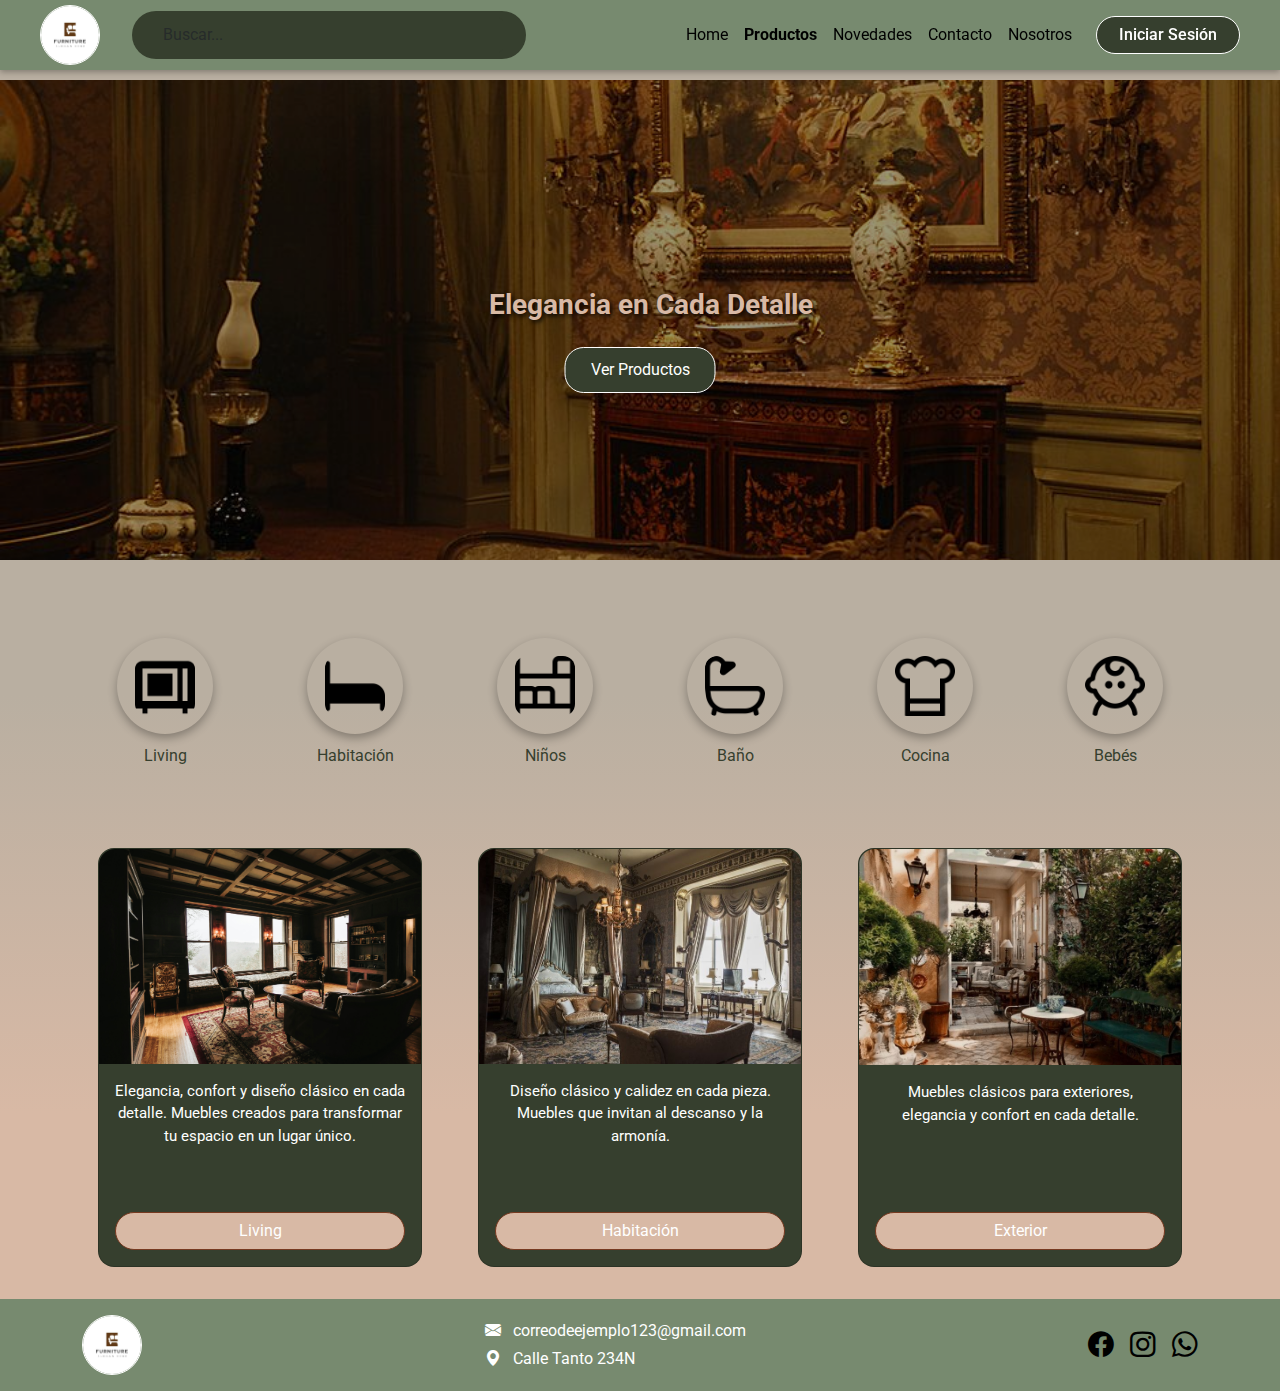
<file: index.html>
<!DOCTYPE html>
<html lang="es">
<head>
  <meta charset="UTF-8">
  <meta name="viewport" content="width=device-width, initial-scale=1.0">
  <title>Furniture |Home </title>

  <link href="https://cdn.jsdelivr.net/npm/bootstrap@5.3.3/dist/css/bootstrap.min.css" rel="stylesheet">

  <link rel="stylesheet" href="https://cdn.jsdelivr.net/npm/bootstrap-icons@1.11.3/font/bootstrap-icons.css">

  <link href="https://fonts.googleapis.com/css2?family=Roboto:wght@400;500;700&display=swap" rel="stylesheet">


  <link rel="stylesheet" href="estilos.css">
</head>
<body>

<nav class="navbar navbar-expand-lg fondo-verde-medio py-3">
  <div class="container-fluid px-4 d-flex align-items-center justify-content-between">

    <!-- Logo -->
    <a class="navbar-brand d-flex align-items-center" href="#">
      <img src="imagenes/logo.jpg" class="logo-circular" alt="Logo" width="50" height="50">
    </a>

    <!-- Barra de búsqueda solo en tablet/desktop -->
    <div class="d-none d-md-flex align-items-center flex-grow-1 mx-3">
      <form class="search-bar flex-grow-1" role="search">
        <input class="form-control" type="search" placeholder="Buscar...">
      </form>
      <i class="bi bi-search search-icon"></i>
    </div>

    <!-- Botón hamburguesa visible solo en móviles -->
    <button class="navbar-toggler border-0" type="button" data-bs-toggle="collapse" data-bs-target="#menu" aria-controls="menu" aria-expanded="false" aria-label="Toggle navigation">
      <i class="bi bi-list fs-1 text-white"></i>
    </button>

    <!-- Menú colapsable -->
    <div class="collapse navbar-collapse justify-content-end mt-3 mt-lg-0" id="menu">
      <ul class="navbar-nav mb-2 mb-lg-0 text-center">
        <li class="nav-item"><a class="nav-link" href="index.html">Home</a></li>
        <li class="nav-item"><a class="nav-link fw-bold" href="productos.html">Productos</a></li>
        <li class="nav-item"><a class="nav-link" href="novedades.html">Novedades</a></li>
        <li class="nav-item"><a class="nav-link" href="contacto.html">Contacto</a></li>
        <li class="nav-item"><a class="nav-link" href="nosotros.html">Nosotros</a></li>
      </ul>
      <button class="btn login-btn ms-lg-3 mt-2 mt-lg-0" onclick="window.location.href='iniciar.html'">Iniciar Sesión</button>
    </div>

  </div>
</nav>


<div class="contenedor-foto position-relative text-center">
  <img src="fotos/9dceefd0042d9c5f5c35475084a5c015.jpg" class="img-fluid w-100 custom-foto" alt="Imagen principal">
  <div class="position-absolute top-50 start-50 translate-middle text-white">
    <p class="texto-foto fs-3 fw-bold">Elegancia en Cada Detalle</p>
    <button class="btn btn-success custom-boton" onclick="window.location.href='productos.html'">Ver Productos</button>
  </div>
</div>

<div class="container text-center my-5">
  <div class="row justify-content-center g-4">

    <div class="col-6 col-md-2">
      <div class="caja-circular mx-auto">
        <img src="fotos/living.png" alt="Living" class="img-circular img-fluid" onclick="window.location.href='productos.html'">
      </div>
      <p>Living</p>
    </div>

    <div class="col-6 col-md-2">
      <div class="caja-circular mx-auto">
        <img src="fotos/habitacion.png" alt="Habitación" class="img-circular img-fluid" onclick="window.location.href='productos.html'">
      </div>
      <p>Habitación</p>
    </div>

    <div class="col-6 col-md-2">
      <div class="caja-circular mx-auto">
        <img src="fotos/niños.png" alt="Niños" class="img-circular img-fluid" onclick="window.location.href='productos.html'">
      </div>
      <p>Niños</p>
    </div>

    <div class="col-6 col-md-2">
      <div class="caja-circular mx-auto">
        <img src="fotos/baño.png" alt="Baño" class="img-circular img-fluid" onclick="window.location.href='productos.html'">
      </div>
      <p>Baño</p>
    </div>

    <div class="col-6 col-md-2">
      <div class="caja-circular mx-auto">
        <img src="fotos/cocina.png" alt="Cocina" class="img-circular img-fluid" onclick="window.location.href='productos.html'">
      </div>
      <p>Cocina</p>
    </div>

    <div class="col-6 col-md-2">
      <div class="caja-circular mx-auto">
        <img src="fotos/bebes.png" alt="Bebés" class="img-circular img-fluid" onclick="window.location.href='productos.html'">
      </div>
      <p>Bebés</p>
    </div>

  </div>
</div>

<div class="container mt-4">
  <div class="row justify-content-center text-center g-4">
    <div class="col-md-4">
      <div class="card custom-card h-100">
        <img src="fotos/Foto living.jpg" class="card-img-top img-fluid" alt="Living">
        <div class="card-body d-flex flex-column justify-content-between">
          <p class="card-text">Elegancia, confort y diseño clásico en cada detalle. Muebles creados para transformar tu espacio en un lugar único.</p>
          <a href="productos.html" class="btn btn-primary mt-3 custom-boton-tarjeta">Living</a>
        </div>
      </div>
    </div>

    <div class="col-md-4">
      <div class="card custom-card h-100">
        <img src="fotos/foto habitacion.jpg" class="card-img-top img-fluid" alt="Habitación">
        <div class="card-body d-flex flex-column justify-content-between">
          <p class="card-text">Diseño clásico y calidez en cada pieza. Muebles que invitan al descanso y la armonía.</p>
          <a href="productos.html" class="btn btn-primary mt-3 custom-boton-tarjeta">Habitación</a>
        </div>
      </div>
    </div>

    <div class="col-md-4">
      <div class="card custom-card h-100">
        <img src="fotos/Exterior.jpg" class="card-img-top img-fluid" alt="Exterior">
        <div class="card-body d-flex flex-column justify-content-between">
          <p class="card-text">Muebles clásicos para exteriores, elegancia y confort en cada detalle.</p>
          <a href="productos.html" class="btn btn-primary mt-3 custom-boton-tarjeta">Exterior</a>
        </div>
      </div>
    </div>
  </div>
</div>

<footer class="bloque-contacto mt-5 py-3">
  <div class="container d-flex flex-column flex-md-row justify-content-between align-items-center text-center text-md-start">

    <div class="mb-3 mb-md-0">
      <img src="fotos/6029a15b2429ccee8abcf6c159974eb3.jpg" width="50" height="50" class="logo-circular" alt="Logo">
    </div>

    <div class="textos-contacto mb-3 mb-md-0">
      <p class="mb-1"><i class="bi bi-envelope-fill me-2"></i> correodeejemplo123@gmail.com</p>
      <p class="mb-0"><i class="bi bi-geo-alt-fill me-2"></i> Calle Tanto 234N</p>
    </div>

    <div class="d-flex gap-3">
      <a href="#" class="icono-social"><i class="bi bi-facebook"></i></a>
      <a href="#" class="icono-social"><i class="bi bi-instagram"></i></a>
      <a href="#" class="icono-social"><i class="bi bi-whatsapp"></i></a>
    </div>

  </div>
</footer>

<script src="https://cdn.jsdelivr.net/npm/bootstrap@5.3.3/dist/js/bootstrap.bundle.min.js"></script>
</body>
</html>
</file>
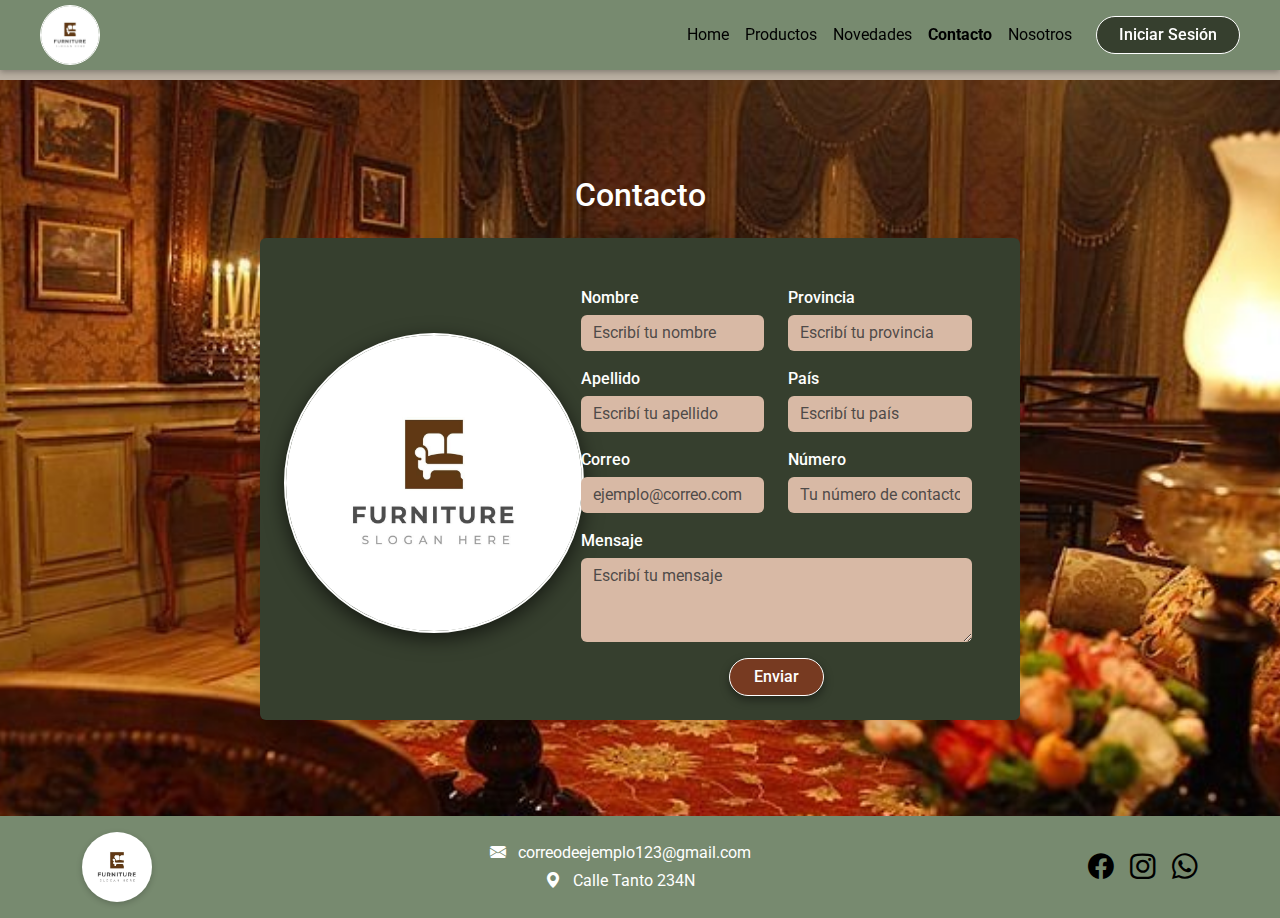
<file: contacto.html>
<!DOCTYPE html>
<html lang="es">
<head>
  <meta charset="UTF-8">
  <meta name="viewport" content="width=device-width, initial-scale=1.0">
  <title>Furniture | Contacto</title>

  <link href="https://cdn.jsdelivr.net/npm/bootstrap@5.3.3/dist/css/bootstrap.min.css" rel="stylesheet">

  <link rel="stylesheet" href="https://cdn.jsdelivr.net/npm/bootstrap-icons@1.11.3/font/bootstrap-icons.css">

  <link href="https://fonts.googleapis.com/css2?family=Roboto:wght@400;500;700&display=swap" rel="stylesheet">


  <link rel="stylesheet" href="estilos.css">
</head>
<body>

<nav class="navbar navbar-expand-lg fondo-verde-medio py-3">
  <div class="container-fluid px-4">

    <a class="navbar-brand d-flex align-items-center" href="#">
      <img src="imagenes/logo.jpg" class="logo-circular" alt="Logo" width="50" height="50">
    </a>


    <button 
      class="navbar-toggler ms-auto" 
      type="button" 
      data-bs-toggle="collapse" 
      data-bs-target="#menu" 
      aria-controls="menu" 
      aria-expanded="false" 
      aria-label="Toggle navigation">
      <span class="navbar-toggler-icon"></span>
    </button>


    <div class="collapse navbar-collapse justify-content-end" id="menu">
      <ul class="navbar-nav mb-2 mb-lg-0 text-center">
        <li class="nav-item"><a class="nav-link" href="index.html">Home</a></li>
        <li class="nav-item"><a class="nav-link" href="productos.html">Productos</a></li>
        <li class="nav-item"><a class="nav-link" href="novedades.html">Novedades</a></li>
        <li class="nav-item"><a class="nav-link fw-bold" href="contacto.html">Contacto</a></li>
        <li class="nav-item"><a class="nav-link" href="nosotros.html">Nosotros</a></li>
      </ul>
      <button class="btn login-btn ms-lg-3 mt-2 mt-lg-0" onclick="window.location.href='iniciar.html'">Iniciar Sesión</button>
    </div>

  </div>
</nav>


 
  <section class="contacto fondo-contacto py-5">
    <div class="container py-5">
      <h2 class="text-center text-white mb-4">Contacto</h2>

      <div class="row justify-content-center">
        <div class="col-md-10 col-lg-8 p-4 rounded shadow fondo-formulario">
          <div class="row g-4 align-items-center">

          <div class="row g-4 align-items-center">
           <div class="col-md-5 text-center">
           <img src="imagenes/logo.jpg" alt="Logo Furniture" class="logo-formulario mb-3">
          </div>
          <div class="col-md-7">

            <form id="contactform">
  <div class="row mb-3">
    <div class="col">
      <label for="nombre" class="form-label label-contacto">Nombre</label>
      <input type="text" id="nombre" class="form-control input-mensaje" placeholder="Escribí tu nombre" required>
    </div>
    <div class="col">
      <label for="provincia" class="form-label label-contacto">Provincia</label>
      <input type="text" id="provincia" class="form-control input-mensaje" placeholder="Escribí tu provincia" required>
    </div>
  </div>

   <div class="row mb-3">
      <div class="col">
        <label for="apellido" class="form-label label-contacto">Apellido</label>
        <input type="text" id="apellido" class="form-control input-mensaje" placeholder="Escribí tu apellido" required>
     </div>
      <div class="col">
        <label for="pais" class="form-label label-contacto">País</label>
        <input type="text" id="pais" class="form-control input-mensaje" placeholder="Escribí tu país" required>
      </div>
    </div>

     <div class="row mb-3">
      <div class="col">
        <label for="correo" class="form-label label-contacto">Correo</label>
        <input type="email" id="correo" class="form-control input-mensaje " placeholder="ejemplo@correo.com" required>
        </div>
      <div class="col">
        <label for="numero" class="form-label label-contacto">Número</label>
        <input type="tel" id="numero" class="form-control input-mensaje" placeholder="Tu número de contacto" required>
      </div>
    </div>

    <div class="mb-3">
      <label for="mensaje" class="form-label label-contacto">Mensaje</label>
      <textarea id="mensaje" class="form-control input-mensaje" rows="3" placeholder="Escribí tu mensaje"></textarea>
     </div>

   <div class="text-center">
     <button type="submit" class="btn btn-outline-light boton-enviar px-4">Enviar</button>
    </div>
    </form>
            </div>

          </div>
        </div>
      </div>
    </div>
  </section>

  <footer class="bloque-contacto">
    <div class="container d-flex flex-column flex-md-row justify-content-between align-items-center py-3">
      <div class="d-flex align-items-center gap-3">
        <img src="imagenes/logo.jpg" alt="Logo" class="logo-contacto">
      </div>

      <div class="textos-contacto text-center">
        <p class="mb-1"><i class="bi bi-envelope-fill me-2"></i> correodeejemplo123@gmail.com</p>
        <p class="mb-0"><i class="bi bi-geo-alt-fill me-2"></i> Calle Tanto 234N</p>
      </div>

      <div class="d-flex gap-3 mt-3 mt-md-0">
        <a href="#" class="icono-social"><i class="bi bi-facebook"></i></a>
        <a href="#" class="icono-social"><i class="bi bi-instagram"></i></a>
        <a href="#" class="icono-social"><i class="bi bi-whatsapp"></i></a>
      </div>
    </div>
  </footer>

  <script src="https://cdn.jsdelivr.net/npm/bootstrap@5.3.3/dist/js/bootstrap.bundle.min.js"></script>
</body>
</html>
</file>
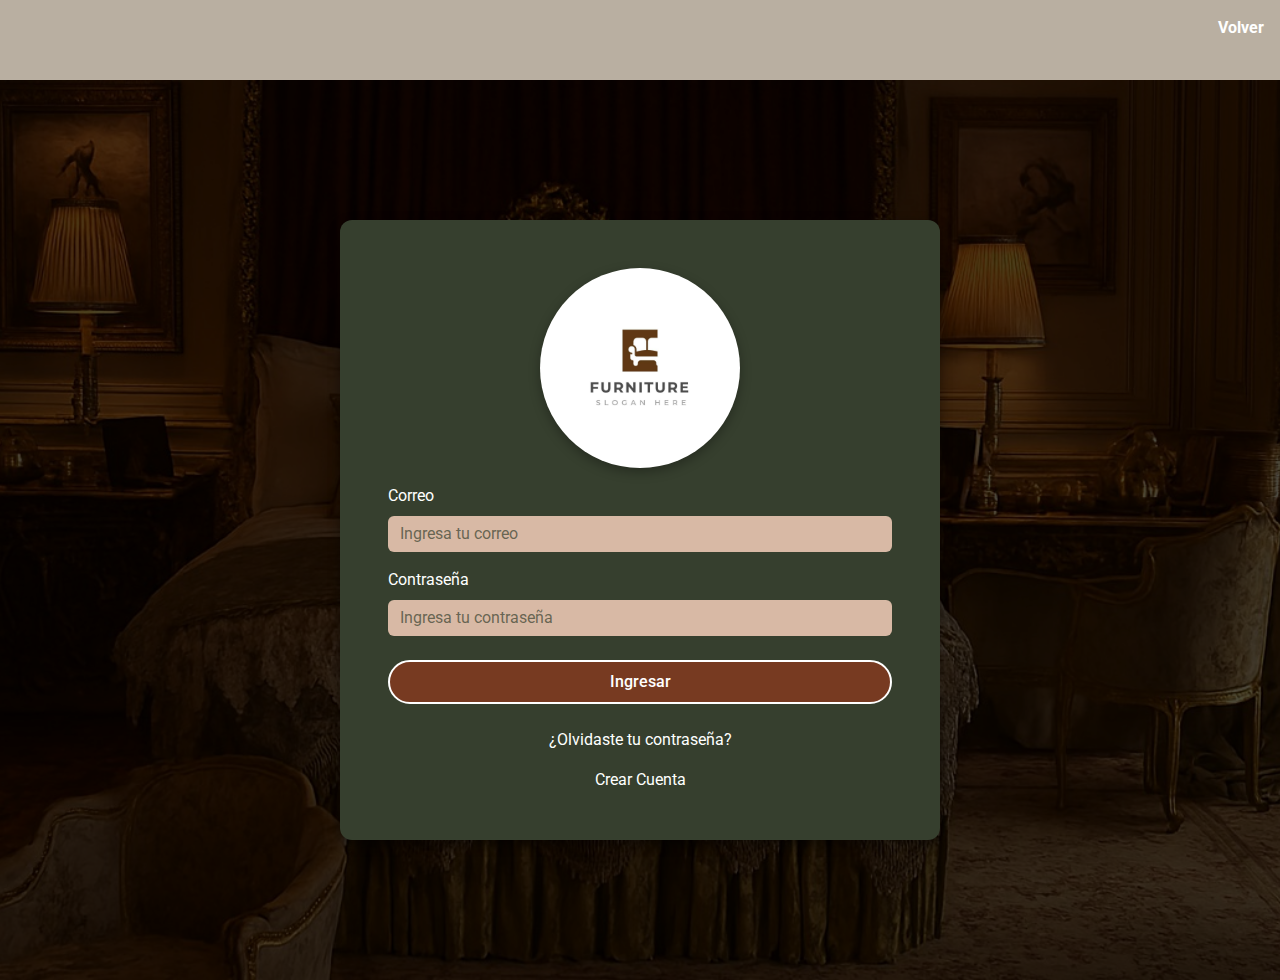
<file: iniciar.html>
<!DOCTYPE html>
<html lang="es">
<head>
  <meta charset="UTF-8">
  <meta name="viewport" content="width=device-width, initial-scale=1">
  <title>FURNITURE - Iniciar Sesión</title>

  <link href="https://cdn.jsdelivr.net/npm/bootstrap@5.3.3/dist/css/bootstrap.min.css" rel="stylesheet">
  <link href="https://fonts.googleapis.com/css2?family=Roboto&display=swap" rel="stylesheet">
  <link rel="stylesheet" href="estilos.css">
</head>

<body>
  <div class="position-absolute top-0 end-0 m-3 z-3">
    <a href="productos.html" class="text-white text-decoration-none fw-bold">Volver</a>
  </div>

  <div class="fondo-imagen position-relative">
    <div class="overlay-oscuro"></div>


    <main class="contenedor-login d-flex justify-content-center align-items-center px-3">
      <div class="bloque-login text-center p-4 p-md-5 mx-auto w-100" style="max-width: 600px;">
        <img src="imagenes/logo.jpg" alt="Logo Fábrica" class="logo-circular2 mb-3 mx-auto d-block">

        <form onsubmit="iniciarSesion(event)" class="mt-3">
          <div class="mb-3 text-start">
            <label for="correo" class="form-label text-white">Correo</label>
            <input type="email" class="form-control input-rosa" id="correo" placeholder="Ingresa tu correo" required>
          </div>

          <div class="mb-3 text-start">
            <label for="contraseña" class="form-label text-white">Contraseña</label>
            <input type="password" class="form-control input-rosa" id="contraseña" placeholder="Ingresa tu contraseña" required>
          </div>

          <div class="d-grid mt-4">
            <button type="submit" class="btn boton-rojo py-2">Ingresar</button>
          </div>
        </form>

        <div class="espacio-extra mt-4">
          <a href="#" class="text-white text-decoration-none">¿Olvidaste tu contraseña?</a>
        </div>

        <div class="mt-3">
          <a href="#" class="text-white text-decoration-none">Crear Cuenta</a>
        </div>
      </div>
    </main>
  </div>

  <!-- Bootstrap JS -->
  <script src="https://cdn.jsdelivr.net/npm/bootstrap@5.3.3/dist/js/bootstrap.bundle.min.js"></script>

  <script>
    function iniciarSesion(event) {
      event.preventDefault(); 
      window.location.href = "productos.html";
    }
  </script>

</body>
</html>
</file>
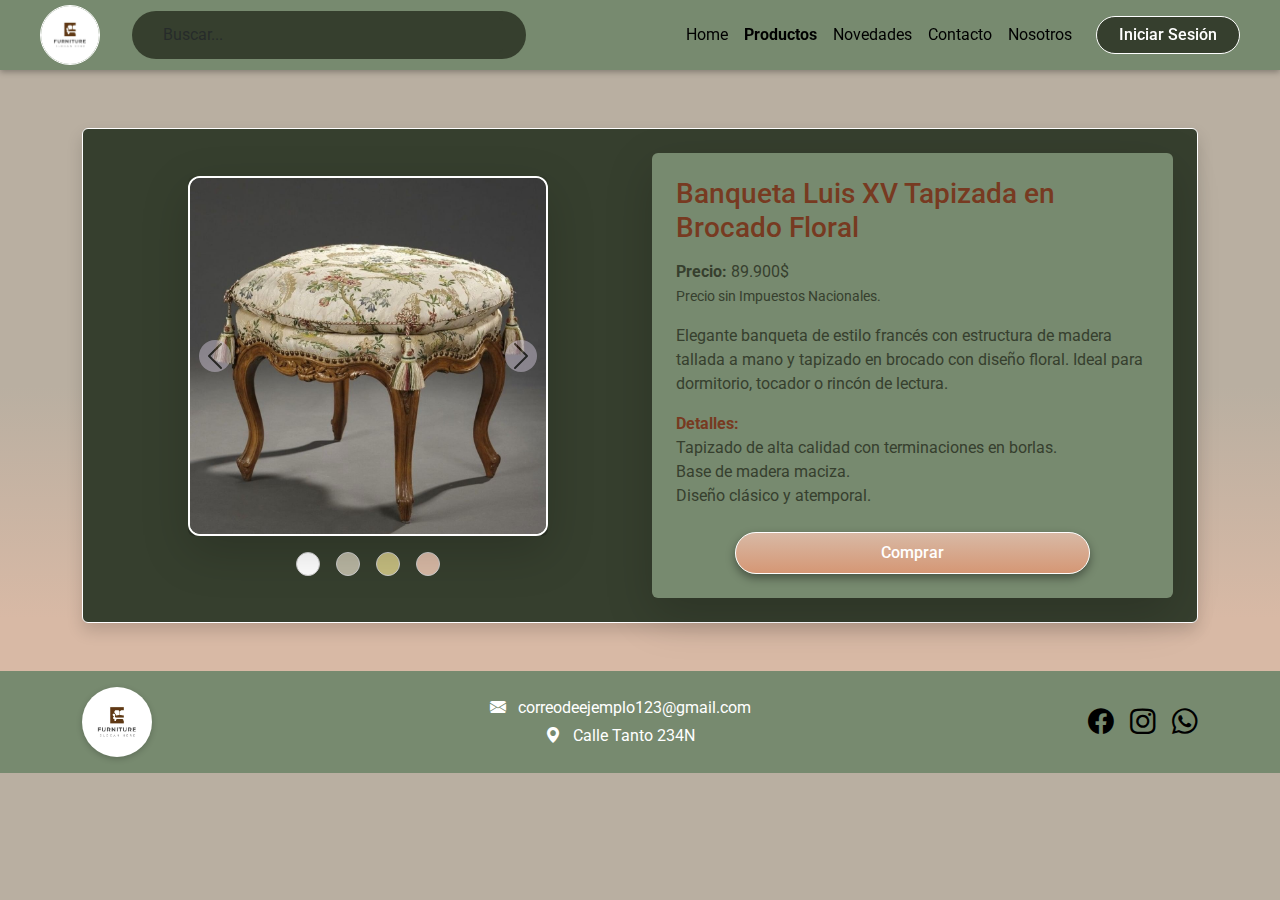
<file: novedades.html>
<!DOCTYPE html>
<html lang="es">
<head>
  <meta charset="UTF-8">
  <meta name="viewport" content="width=device-width, initial-scale=1.0">
  <title>Furniture | Novedades</title>

  <link href="https://cdn.jsdelivr.net/npm/bootstrap@5.3.3/dist/css/bootstrap.min.css" rel="stylesheet">

  <link rel="stylesheet" href="https://cdn.jsdelivr.net/npm/bootstrap-icons@1.11.3/font/bootstrap-icons.css">

  <link href="https://fonts.googleapis.com/css2?family=Roboto:wght@400;500;700&display=swap" rel="stylesheet">


  <link rel="stylesheet" href="estilos.css">
</head>
<body>

<nav class="navbar navbar-expand-lg fondo-verde-medio py-3">
  <div class="container-fluid px-4 d-flex align-items-center justify-content-between">

    <!-- Logo -->
    <a class="navbar-brand d-flex align-items-center" href="#">
      <img src="imagenes/logo.jpg" class="logo-circular" alt="Logo" width="50" height="50">
    </a>

    <!-- Barra de búsqueda solo en tablet/desktop -->
    <div class="d-none d-md-flex align-items-center flex-grow-1 mx-3">
      <form class="search-bar flex-grow-1" role="search">
        <input class="form-control" type="search" placeholder="Buscar...">
      </form>
      <i class="bi bi-search search-icon"></i>
    </div>

    <!-- Botón hamburguesa visible solo en móviles -->
    <button class="navbar-toggler border-0" type="button" data-bs-toggle="collapse" data-bs-target="#menu" aria-controls="menu" aria-expanded="false" aria-label="Toggle navigation">
      <i class="bi bi-list fs-1 text-white"></i>
    </button>

    <!-- Menú colapsable -->
    <div class="collapse navbar-collapse justify-content-end mt-3 mt-lg-0" id="menu">
      <ul class="navbar-nav mb-2 mb-lg-0 text-center">
        <li class="nav-item"><a class="nav-link" href="index.html">Home</a></li>
        <li class="nav-item"><a class="nav-link fw-bold" href="productos.html">Productos</a></li>
        <li class="nav-item"><a class="nav-link" href="novedades.html">Novedades</a></li>
        <li class="nav-item"><a class="nav-link" href="contacto.html">Contacto</a></li>
        <li class="nav-item"><a class="nav-link" href="nosotros.html">Nosotros</a></li>
      </ul>
      <button class="btn login-btn ms-lg-3 mt-2 mt-lg-0" onclick="window.location.href='iniciar.html'">Iniciar Sesión</button>
    </div>

  </div>
</nav>



  <section class="container my-5">
    <div class="p-4 rounded fondo-verde-oscuro shadow position-relative borde-blanco">
      <div class="row align-items-center g-4">

      
        <div class="col-12 col-md-6 d-flex flex-column align-items-center">
          <div id="carouselProducto" class="carousel slide carrusel-ancho w-100 mb-3" data-bs-ride="carousel">
            <div class="carousel-inner rounded shadow-lg">
              <div class="carousel-item active">
                <img src="imagenes/imagen1Novedades.jpg" class="d-block w-100 img-borde-blanco img-sombra-oscura" alt="Banqueta Luis XV">
              </div>
              <div class="carousel-item">
                <img src="imagenes/imagen2Novedades.jpg" class="d-block w-100 img-borde-blanco img-sombra-oscura" alt="Banqueta Luis XV lateral">
              </div>
            </div>
            <button class="carousel-control-prev" type="button" data-bs-target="#carouselProducto" data-bs-slide="prev">
              <span class="carousel-control-prev-icon" aria-hidden="true"></span>
            </button>
            <button class="carousel-control-next" type="button" data-bs-target="#carouselProducto" data-bs-slide="next">
              <span class="carousel-control-next-icon" aria-hidden="true"></span>
            </button>
          </div>

          <div class="d-flex justify-content-center gap-3">
            <div class="pelotita blanco"></div>
            <div class="pelotita beige"></div>
            <div class="pelotita dorado"></div>
            <div class="pelotita rosa"></div>
          </div>
        </div>


        <div class="col-12 col-md-6">
          <div class="p-4 rounded fondo-verde-medio shadow-lg text-center text-md-start">
            <h3 class="mb-3 texto-marron">Banqueta Luis XV Tapizada en Brocado Floral</h3>

            <p><strong>Precio:</strong> 89.900$<br><small>Precio sin Impuestos Nacionales.</small></p>

            <p>
              Elegante banqueta de estilo francés con estructura de madera tallada a mano
              y tapizado en brocado con diseño floral. Ideal para dormitorio, tocador o rincón de lectura.
            </p>

            <p>
              <strong class="texto-marron">Detalles:</strong><br>
              Tapizado de alta calidad con terminaciones en borlas.<br>
              Base de madera maciza.<br>
              Diseño clásico y atemporal.
            </p>

            <div class="text-center mt-4">
              <button class="btn boton-comprar text-white py-2 px-5 w-75">Comprar</button>
            </div>
          </div>
        </div>

      </div>
    </div>
  </section>

  <footer class="bloque-contacto">
  <div class="container d-flex flex-column flex-md-row justify-content-between align-items-center py-3">
    
    <div class="d-flex align-items-center gap-3">
      <img src="imagenes/logo.jpg" alt="Logo" class="logo-contacto">
    </div>

    <div class="textos-contacto text-center">
      <p class="mb-1"><i class="bi bi-envelope-fill me-2"></i> correodeejemplo123@gmail.com</p>
      <p class="mb-0"><i class="bi bi-geo-alt-fill me-2"></i> Calle Tanto 234N</p>
    </div>

    <div class="d-flex gap-3 mt-3 mt-md-0">
      <a href="#" class="icono-social"><i class="bi bi-facebook"></i></a>
      <a href="#" class="icono-social"><i class="bi bi-instagram"></i></a>
      <a href="#" class="icono-social"><i class="bi bi-whatsapp"></i></a>
    </div>

  </div>
</footer>


  <script src="https://cdn.jsdelivr.net/npm/bootstrap@5.3.3/dist/js/bootstrap.bundle.min.js"></script>
</body>
</html>
</file>
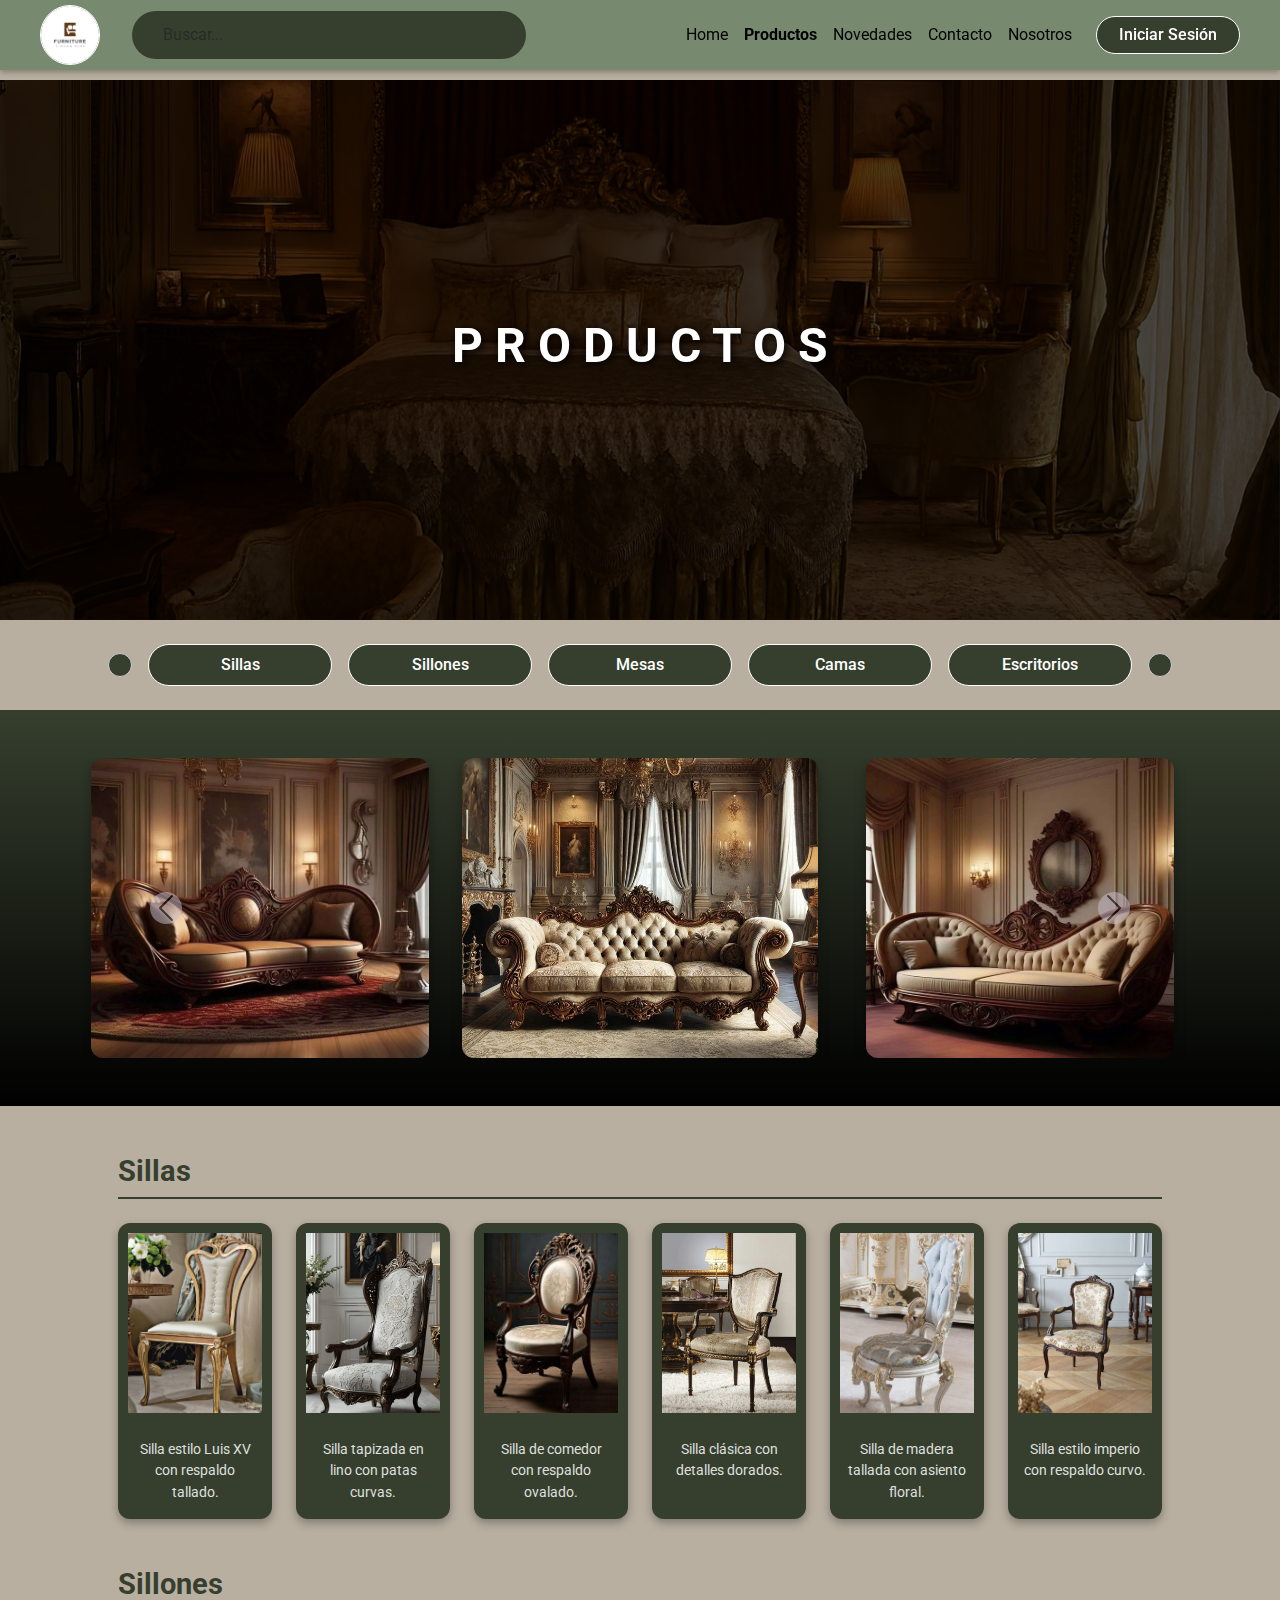
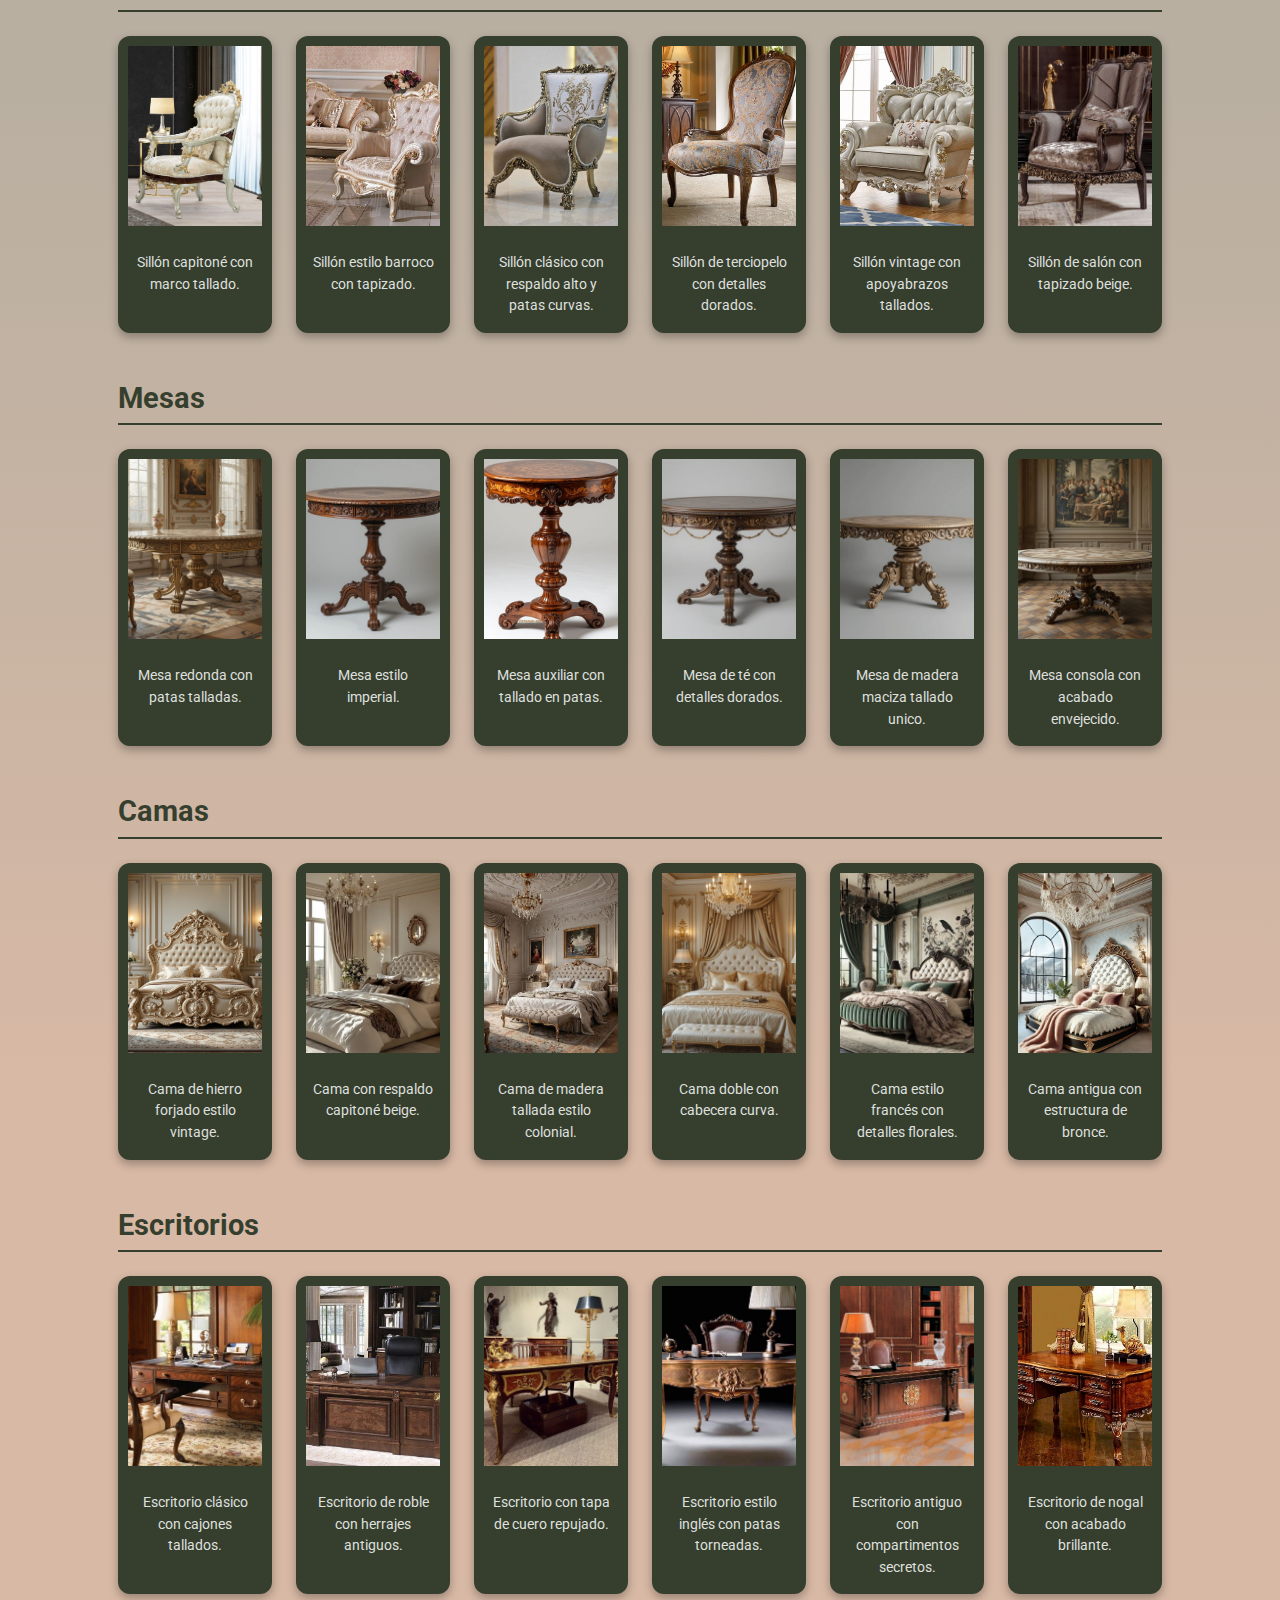
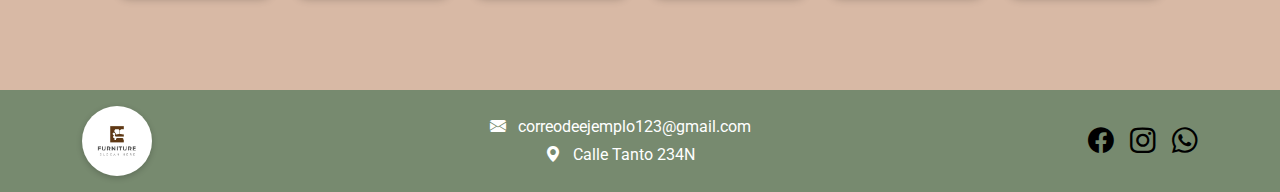
<file: productos.html>
<!DOCTYPE html>
<html lang="es">
<head>
  <meta charset="UTF-8">
  <meta name="viewport" content="width=device-width, initial-scale=1.0">
  <title>Furniture | Productos</title>

  <link href="https://cdn.jsdelivr.net/npm/bootstrap@5.3.3/dist/css/bootstrap.min.css" rel="stylesheet">
  <link rel="stylesheet" href="https://cdn.jsdelivr.net/npm/bootstrap-icons@1.11.3/font/bootstrap-icons.css">
  <link href="https://fonts.googleapis.com/css2?family=Roboto:wght@400;500;700&display=swap" rel="stylesheet">
  <link rel="stylesheet" href="estilos.css">
</head>
<body>

 <nav class="navbar navbar-expand-lg fondo-verde-medio py-3">
  <div class="container-fluid px-4 d-flex align-items-center justify-content-between">

    <a class="navbar-brand d-flex align-items-center" href="#">
      <img src="imagenes/logo.jpg" class="logo-circular" alt="Logo" width="50" height="50">
    </a>


    <div class="d-none d-md-flex align-items-center flex-grow-1 mx-3">
      <form class="search-bar flex-grow-1" role="search">
        <input class="form-control" type="search" placeholder="Buscar...">
      </form>
      <i class="bi bi-search search-icon"></i>
    </div>

    <button class="navbar-toggler" type="button" data-bs-toggle="collapse" data-bs-target="#menu">
      <span class="navbar-toggler-icon"></span>
    </button>

    <!-- Menú colapsable -->
    <div class="collapse navbar-collapse justify-content-end mt-3 mt-lg-0" id="menu">
      <ul class="navbar-nav mb-2 mb-lg-0 text-center">
        <li class="nav-item"><a class="nav-link" href="index.html">Home</a></li>
        <li class="nav-item"><a class="nav-link fw-bold" href="productos.html">Productos</a></li>
        <li class="nav-item"><a class="nav-link" href="novedades.html">Novedades</a></li>
        <li class="nav-item"><a class="nav-link" href="contacto.html">Contacto</a></li>
        <li class="nav-item"><a class="nav-link" href="nosotros.html">Nosotros</a></li>
      </ul>
      <button class="btn login-btn ms-lg-3 mt-2 mt-lg-0" onclick="window.location.href='iniciar.html'">Iniciar Sesión</button>
    </div>

  </div>
</nav>


  <header class="hero-container position-relative text-center">
  <div id="carouselEncabezado" class="carousel slide hero-carousel" data-bs-ride="carousel" data-bs-interval="5000">
    <div class="carousel-inner">
      <div class="carousel-item active">
        <img src="imagenes/imagen1.jpg" class="d-block w-100 object-fit-cover" alt="Producto 1">
      </div>
      <div class="carousel-item">
        <img src="imagenes/imagen2.jpg" class="d-block w-100 object-fit-cover" alt="Producto 2">
      </div>
    </div>
  </div>

  <div class="hero-dark-overlay"></div>

 
  <div class="hero-overlay text-white">
    <h1 class="display-5 fw-bold">P R O D U C T O S</h1>
  </div>
</header>


 <section class="categorias py-4 fondo-degrade text-center">
  <div class="container-fluid px-5">
    <div class="row justify-content-center align-items-center g-3">
      <div class="col-auto">
        <div class="pelotita"></div>
      </div>

      <div class="col-12 col-sm-6 col-md-2">
        <a href="#sillas" class="btn categoria w-100">Sillas</a>
      </div>
      <div class="col-12 col-sm-6 col-md-2">
        <a href="#sillones" class="btn categoria w-100">Sillones</a>
      </div>
      <div class="col-12 col-sm-6 col-md-2">
        <a href="#mesas" class="btn categoria w-100">Mesas</a>
      </div>
      <div class="col-12 col-sm-6 col-md-2">
        <a href="#camas" class="btn categoria w-100">Camas</a>
      </div>
      <div class="col-12 col-sm-6 col-md-2">
        <a href="#escritorios" class="btn categoria w-100">Escritorios</a>
      </div>

      <div class="col-auto">
        <div class="pelotita"></div>
      </div>
    </div>
  </div>
</section>


  <section class="carrusel-imagenes py-5 fondo-verde-oscuro text-center">
    <div class="container">
      <div id="carruselVisual" class="carousel slide" data-bs-ride="carousel" data-bs-interval="4000" data-bs-pause="false">
        <div class="carousel-inner">
          <div class="carousel-item active">
            <div class="row g-4 justify-content-center">
              <div class="col-10 col-sm-6 col-md-4">
                <img src="imagenes/imagen 2.1.jpeg" class="img-fluid carrusel-img" alt="Sillón victoriano verde">
              </div>
              <div class="col-10 col-sm-6 col-md-4">
                <img src="imagenes/imagen 2.2.jpeg" class="img-fluid carrusel-img" alt="Silla vintage clara">
              </div>
              <div class="col-10 col-sm-6 col-md-4">
                <img src="imagenes/imagen 2.3.jpeg" class="img-fluid carrusel-img" alt="Mesa redonda tallada">
              </div>
            </div>
          </div>

          <div class="carousel-item">
            <div class="row g-4 justify-content-center">
              <div class="col-10 col-sm-6 col-md-4">
                <img src="imagenes/imagen 1.1.jpeg" class="img-fluid carrusel-img" alt="Banqueta floral">
              </div>
              <div class="col-10 col-sm-6 col-md-4">
                <img src="imagenes/imagen 1.2.jpeg" class="img-fluid carrusel-img" alt="Cómoda antigua">
              </div>
              <div class="col-10 col-sm-6 col-md-4">
                <img src="imagenes/imagen 1.3.jpeg" class="img-fluid carrusel-img" alt="Escritorio clásico">
              </div>
            </div>
          </div>
        </div>

        <button class="carousel-control-prev" type="button" data-bs-target="#carruselVisual" data-bs-slide="prev">
          <span class="carousel-control-prev-icon" aria-hidden="true"></span>
        </button>
        <button class="carousel-control-next" type="button" data-bs-target="#carruselVisual" data-bs-slide="next">
          <span class="carousel-control-next-icon" aria-hidden="true"></span>
        </button>
      </div>
    </div>
  </section>

 <section class="catalogo-categorias fondo-degrade-beige py-5">
  <div class="container px-5">


<div id="sillas"></div>
<h2 class="text-verde-oscuro fw-bold mb-4">Sillas</h2>
<div class="row g-4 mb-5">
  <div class="col-md-4 col-lg-2">
    <div class="card producto-card">
      <img src="imagenes/silla1.jpeg" class="card-img-top" alt="Silla 1">
      <div class="card-body">
        <p class="card-text">Silla estilo Luis XV con respaldo tallado.</p>
      </div>
    </div>
  </div>

  <div class="col-md-4 col-lg-2">
    <div class="card producto-card">
      <img src="imagenes/silla2.jpeg" class="card-img-top" alt="Silla 2">
      <div class="card-body">
        <p class="card-text">Silla tapizada en lino con patas curvas.</p>
      </div>
    </div>
  </div>

  <div class="col-md-4 col-lg-2">
    <div class="card producto-card">
      <img src="imagenes/silla3.jpeg" class="card-img-top" alt="Silla 3">
      <div class="card-body">
        <p class="card-text">Silla de comedor con respaldo ovalado.</p>
      </div>
    </div>
  </div>

  <div class="col-md-4 col-lg-2">
    <div class="card producto-card">
      <img src="imagenes/silla4.jpeg" class="card-img-top" alt="Silla 4">
      <div class="card-body">
        <p class="card-text">Silla clásica con detalles dorados.</p>
      </div>
    </div>
  </div>

  <div class="col-md-4 col-lg-2">
    <div class="card producto-card">
      <img src="imagenes/silla5.jpeg" class="card-img-top" alt="Silla 5">
      <div class="card-body">
        <p class="card-text">Silla de madera tallada con asiento floral.</p>
      </div>
    </div>
  </div>

  <div class="col-md-4 col-lg-2">
    <div class="card producto-card">
      <img src="imagenes/silla6.jpeg" class="card-img-top" alt="Silla 6">
      <div class="card-body">
        <p class="card-text">Silla estilo imperio con respaldo curvo.</p>
      </div>
    </div>
  </div>
</div>



<div id="sillones"></div>
<h2 class="text-verde-oscuro fw-bold mb-4">Sillones</h2>
<div class="row g-4 mb-5">
  <div class="col-md-4 col-lg-2">
    <div class="card producto-card">
      <img src="imagenes/sillon1.jpeg" class="card-img-top" alt="Sillón 1">
      <div class="card-body">
        <p class="card-text">Sillón capitoné con marco tallado.</p>
      </div>
    </div>
  </div>

  <div class="col-md-4 col-lg-2">
    <div class="card producto-card">
      <img src="imagenes/sillon2.jpeg" class="card-img-top" alt="Sillón 2">
      <div class="card-body">
        <p class="card-text">Sillón estilo barroco con tapizado.</p>
      </div>
    </div>
  </div>

  <div class="col-md-4 col-lg-2">
    <div class="card producto-card">
      <img src="imagenes/sillon3.jpeg" class="card-img-top" alt="Sillón 3">
      <div class="card-body">
        <p class="card-text">Sillón clásico con respaldo alto y patas curvas.</p>
      </div>
    </div>
  </div>

  <div class="col-md-4 col-lg-2">
    <div class="card producto-card">
      <img src="imagenes/sillon4.jpeg" class="card-img-top" alt="Sillón 4">
      <div class="card-body">
        <p class="card-text">Sillón de terciopelo con detalles dorados.</p>
      </div>
    </div>
  </div>

  <div class="col-md-4 col-lg-2">
    <div class="card producto-card">
      <img src="imagenes/sillon5.jpeg" class="card-img-top" alt="Sillón 5">
      <div class="card-body">
        <p class="card-text">Sillón vintage con apoyabrazos tallados.</p>
      </div>
    </div>
  </div>

  <div class="col-md-4 col-lg-2">
    <div class="card producto-card">
      <img src="imagenes/sillon6.jpeg" class="card-img-top" alt="Sillón 6">
      <div class="card-body">
        <p class="card-text">Sillón de salón con tapizado beige.</p>
      </div>
    </div>
  </div>


  </div>



<div id="mesas"></div>
 <h2 class="text-verde-oscuro fw-bold mb-4">Mesas</h2>
  <div class="row g-4 mb-5">
  <div class="col-md-4 col-lg-2">
    <div class="card producto-card">
      <img src="imagenes/mesa1.jpeg" class="card-img-top" alt="Mesa 1">
      <div class="card-body">
        <p class="card-text">Mesa redonda con patas talladas.</p>
      </div>
    </div>
  </div>
  <div class="col-md-4 col-lg-2">
    <div class="card producto-card">
      <img src="imagenes/mesa2.jpeg" class="card-img-top" alt="Mesa 2">
      <div class="card-body">
        <p class="card-text">Mesa estilo imperial.</p>
      </div>
    </div>
  </div>
  <div class="col-md-4 col-lg-2">
    <div class="card producto-card">
      <img src="imagenes/mesa3.jpeg" class="card-img-top" alt="Mesa 3">
      <div class="card-body">
        <p class="card-text">Mesa auxiliar con tallado en patas.</p>
      </div>
    </div>
  </div>
  <div class="col-md-4 col-lg-2">
    <div class="card producto-card">
      <img src="imagenes/mesa4.jpeg" class="card-img-top" alt="Mesa 4">
      <div class="card-body">
        <p class="card-text">Mesa de té con detalles dorados.</p>
      </div>
    </div>
  </div>
  <div class="col-md-4 col-lg-2">
    <div class="card producto-card">
      <img src="imagenes/mesa5.jpeg" class="card-img-top" alt="Mesa 5">
      <div class="card-body">
        <p class="card-text">Mesa de madera maciza tallado unico.</p>
      </div>
    </div>
  </div>
  <div class="col-md-4 col-lg-2">
    <div class="card producto-card">
      <img src="imagenes/mesa6.jpeg" class="card-img-top" alt="Mesa 6">
      <div class="card-body">
        <p class="card-text">Mesa consola con acabado envejecido.</p>
      </div>
    </div>
  </div>
</div>



  <div id="camas"></div>
 <h2 class="text-verde-oscuro fw-bold mb-4">Camas</h2>
  <div class="row g-4 mb-5">
  <div class="col-md-4 col-lg-2">
    <div class="card producto-card">
      <img src="imagenes/cama1.jpeg" class="card-img-top" alt="Cama 1">
      <div class="card-body">
        <p class="card-text">Cama de hierro forjado estilo vintage.</p>
      </div>
    </div>
  </div>
  <div class="col-md-4 col-lg-2">
    <div class="card producto-card">
      <img src="imagenes/cama2.jpeg" class="card-img-top" alt="Cama 2">
      <div class="card-body">
        <p class="card-text">Cama con respaldo capitoné beige.</p>
      </div>
    </div>
  </div>
  <div class="col-md-4 col-lg-2">
    <div class="card producto-card">
      <img src="imagenes/cama3.jpeg" class="card-img-top" alt="Cama 3">
      <div class="card-body">
        <p class="card-text">Cama de madera tallada estilo colonial.</p>
      </div>
    </div>
  </div>
  <div class="col-md-4 col-lg-2">
    <div class="card producto-card">
      <img src="imagenes/cama4.jpeg" class="card-img-top" alt="Cama 4">
      <div class="card-body">
        <p class="card-text">Cama doble con cabecera curva.</p>
      </div>
    </div>
  </div>
  <div class="col-md-4 col-lg-2">
    <div class="card producto-card">
      <img src="imagenes/cama5.jpeg" class="card-img-top" alt="Cama 5">
      <div class="card-body">
        <p class="card-text">Cama estilo francés con detalles florales.</p>
      </div>
    </div>
  </div>
  <div class="col-md-4 col-lg-2">
    <div class="card producto-card">
      <img src="imagenes/cama6.jpeg" class="card-img-top" alt="Cama 6">
      <div class="card-body">
        <p class="card-text">Cama antigua con estructura de bronce.</p>
      </div>
    </div>
  </div>
</div>


 <div id="escritorios"></div>
 <h2 class="text-verde-oscuro fw-bold mb-4">Escritorios</h2>
  <div class="row g-4 mb-5">
  <div class="col-md-4 col-lg-2">
    <div class="card producto-card">
      <img src="imagenes/escritorio1.jpeg" class="card-img-top" alt="Escritorio 1">
      <div class="card-body">
        <p class="card-text">Escritorio clásico con cajones tallados.</p>
      </div>
    </div>
  </div>
  <div class="col-md-4 col-lg-2">
    <div class="card producto-card">
      <img src="imagenes/escritorio2.jpeg" class="card-img-top" alt="Escritorio 2">
      <div class="card-body">
        <p class="card-text">Escritorio de roble con herrajes antiguos.</p>
      </div>
    </div>
  </div>
  <div class="col-md-4 col-lg-2">
    <div class="card producto-card">
      <img src="imagenes/escritorio3.jpeg" class="card-img-top" alt="Escritorio 3">
      <div class="card-body">
        <p class="card-text">Escritorio con tapa de cuero repujado.</p>
      </div>
    </div>
  </div>
  <div class="col-md-4 col-lg-2">
    <div class="card producto-card">
      <img src="imagenes/escritorio4.jpeg" class="card-img-top" alt="Escritorio 4">
      <div class="card-body">
        <p class="card-text">Escritorio estilo inglés con patas torneadas.</p>
      </div>
    </div>
  </div>
  <div class="col-md-4 col-lg-2">
    <div class="card producto-card">
      <img src="imagenes/escritorio5.jpeg" class="card-img-top" alt="Escritorio 5">
      <div class="card-body">
        <p class="card-text">Escritorio antiguo con compartimentos secretos.</p>
      </div>
    </div>
  </div>
  <div class="col-md-4 col-lg-2">
    <div class="card producto-card">
      <img src="imagenes/escritorio6.jpeg" class="card-img-top" alt="Escritorio 6">
      <div class="card-body">
        <p class="card-text">Escritorio de nogal con acabado brillante.</p>
      </div>
    </div>
  </div>
</div>
</section>


  <footer class="bloque-contacto">
  <div class="container d-flex flex-column flex-md-row justify-content-between align-items-center py-3">
    
    <div class="d-flex align-items-center gap-3">
      <img src="imagenes/logo.jpg" alt="Logo" class="logo-contacto">
    </div>

    <div class="textos-contacto text-center">
      <p class="mb-1"><i class="bi bi-envelope-fill me-2"></i> correodeejemplo123@gmail.com</p>
      <p class="mb-0"><i class="bi bi-geo-alt-fill me-2"></i> Calle Tanto 234N</p>
    </div>

    <div class="d-flex gap-3 mt-3 mt-md-0">
      <a href="#" class="icono-social"><i class="bi bi-facebook"></i></a>
      <a href="#" class="icono-social"><i class="bi bi-instagram"></i></a>
      <a href="#" class="icono-social"><i class="bi bi-whatsapp"></i></a>
    </div>

  </div>
</footer>



  <script src="https://cdn.jsdelivr.net/npm/bootstrap@5.3.3/dist/js/bootstrap.bundle.min.js"></script>
</body>
</html>
</file>
<file: estilos.css>
:root {
  --verde-oscuro: #363F2E;
  --verde-medio: #778A6F;
  --naranja: #D59775;
  --beige: #D8B9A5;
  --marron: #773A21;
}


body {
  font-family: 'Roboto', sans-serif;
  background: linear-gradient(to bottom, #B9AFA1 50%, #D8B9A5 80%);
  color: var(--verde-oscuro);
  margin: 0;
  padding: 0;
}

.fondo-verde-medio {
  background-color: var(--verde-medio);
}
.navbar {
  height: 70px;
}
.logo-circular {
  width: 65px;
  height: 65px;
  border-radius: 50%;
  object-fit: cover;
}
.search-icon {
    display: none;
  }

.search-bar {
  background-color: var(--verde-oscuro);
  border-radius: 25px;
  display: flex;
  align-items: center;
  width: 100%;
  padding: 5px 15px;
  margin-right: 5px;
}
.search-bar input {
  background: transparent;
  border: none;
  color: var(--verde-oscuro);
  flex-grow: 1;
  outline: none;
}

.navbar {
  background-color: var(--verde-medio);
  height: 70px;
  box-shadow: 0 2px 6px rgba(0, 0, 0, 0.3);
}


.login-btn {
  background-color: var(--verde-oscuro);
  border: 1px solid white;
  border-radius: 50px;
  color: white !important;
  padding: 6px 22px;
  transition: 0.3s;
  font-weight: 500;
}

.nav-link {
  color: black !important;
  font-weight: 400;
  transition: 0.3s;
}
.nav-link:hover {
  color: var(--beige) !important;
}

.login-btn {
  background-color: var(--verde-oscuro);
  border: 1px solid white;
  border-radius: 50px;
  color: white;
  padding: 5px 20px;
  transition: 0.3s;
}
.login-btn:hover {
  background-color: var(--beige);
  color: var(--verde-oscuro);
}

.navbar-toggler {
  background: none;
  border: none;
  outline: none;
}

.navbar-toggler:focus {
  box-shadow: none; 
}

.navbar-toggler i {
  color: white; 
  transition: transform 0.3s;
}

.navbar-toggler:hover i {
  transform: scale(1.1);
  color: var(--beige); 
}

.search-bar input {
  border-radius: 50px;
  border: 1px solid var(--verde-oscuro);
  padding-left: 15px;
}
.search-icon {
  color: black;
  font-size: 1.2rem;
  margin-left: 10px;
}

.logo-circular {
  border-radius: 50%;
  object-fit: cover;
  border: 1px solid white;
}


.hero {
  height: 400px;
  display: flex;
  align-items: center;
  justify-content: center;
  text-shadow: 1px 1px 5px rgba(0, 0, 0, 0.5);
}


.hero-container {
  position: relative;
  height: 500px;
  overflow: hidden;
}
.hero-carousel {
  position: absolute;
  top: 0;
  left: 0;
  width: 100%;
  height: 100%;
  z-index: 1;
}
.hero-carousel .carousel-item {
  height: 100%;
}
.hero-carousel .carousel-item img {
  width: 100%;
  height: 100%;
  object-fit: cover;
  object-position: center;
}
.hero-carousel-overlay {
  position: absolute;
  top: 0;
  left: 0;
  width: 100%;
  height: 100%;
  background-color: rgba(0, 0, 0, 0.7);
  z-index: 2;
}

.hero-overlay {
  position: relative;
  z-index: 3;
  height: 100%;
  display: flex;
  align-items: center;
  justify-content: center;
  text-shadow: 1px 1px 5px rgba(0, 0, 0, 0.1);
}

.categorias {
  padding: 2rem 0;
}
.categoria-wrapper {
  display: flex;
  justify-content: space-between; 
  width: 100%;                    
  max-width: 100%;
  padding: 0 2rem;
  box-sizing: border-box;
  flex-wrap: nowrap;              
}


.categoria {
  background-color: var(--verde-oscuro);
  color: white;
  border: 1px solid white;
  border-radius: 50px;
  padding: 8px 30px;
  font-weight: 500;
  transition: background-color 0.3s ease;
}
.categoria:hover {
  background-color: var(--verde-medio);
}
.pelotita {
  width: 50px;
  height: 50px;
  border-radius: 50%;
  background-color: var(--verde-oscuro);
  border: 1px solid white;
}

.catalogo-categorias h2 {
  font-size: 1.8rem;
  border-bottom: 2px solid var(--verde-oscuro);
  padding-bottom: 0.5rem;
}
.catalogo-categorias .card-text {
  font-size: 0.9rem;
  color: rgba(255, 255, 255, 0.85);
}


.fondo-verde-oscuro {
  background-color: var(--verde-oscuro);
}

.carrusel-imagenes {
  background: linear-gradient(to bottom, var(--verde-oscuro) 0%, black 100%);
}

.carrusel-img {
  height: 300px;
  object-fit: cover;
  border-radius: 12px;
  box-shadow: 0 4px 12px rgba(0, 0, 0, 0.3);
  transition: transform 0.4s ease;
}

.carrusel-img:hover {
  transform: scale(1.03);
}

.carousel-control-prev-icon,
.carousel-control-next-icon {
  background-color: var(--verde-oscuro);
  border-radius: 50%;
  padding: 10px;
  filter: invert(1);
}

.producto-card {
  background-color: var(--verde-oscuro);
  border-radius: 12px;
  border: none;
  box-shadow: 0 4px 10px rgba(0, 0, 0, 0.3);
  overflow: hidden;
  transition: transform 0.3s;
  text-align: center;
  height: 100%;
  display: flex;
  flex-direction: column;
  justify-content: space-between;
}

.producto-card:hover {
  transform: scale(1.03);
}

.producto-card img {
  width: 100%;
  height: 200px;
  object-fit: contain;
  padding: 10px;
}

.card-body {
  flex-grow: 1;
  display: flex;
  flex-direction: column;
  justify-content: space-between;
  padding: 1rem;
}

.card-title {
  font-size: 1.1rem;
  font-weight: 600;
  color: white;
  margin-bottom: 0.5rem;
}

.card-text {
  font-size: 0.95rem;
  color: rgba(255, 255, 255, 0.85);
  margin-bottom: 1rem;
}

.cards-container {
  display: flex;
  flex-wrap: wrap;
  justify-content: center;
  gap: 1.5rem;
}



.carousel-section {
  padding: 3rem 0;
}
.carousel-control-prev-icon,
.carousel-control-next-icon {
  filter: invert(1);
}

.contacto-banner {
  background-color: var(--verde-medio);
  color: black;
}

.logo-contacto {
  width: 70px;
  height: 70px;
  border-radius: 50%;
  object-fit: cover;
  box-shadow: 0 2px 6px rgba(0, 0, 0, 0.2);
}


.bloque-contacto {
  background-color: var(--verde-medio);
  color: black;
}

.icono-contacto {
  font-size: 2rem;
  color: black;
}

.textos-contacto p {
  font-size: 1rem;
  margin: 0;
  color: white;
}

.icono-social {
  font-size: 1.6rem;
  color: black;
  transition: color 0.3s ease;
  text-decoration: none;
}

.icono-social:hover {
  color: var(--beige);
}

.hero-video {
  position: relative;
  height: 500px; 
  overflow: hidden;
}

.video-bg {
  position: absolute;
  top: 0;
  left: 0;
  width: 100%;
  height: 100%;
  object-fit: cover; 
  z-index: 1; 
}

.hero-video-overlay {
  position: absolute;
  top: 0;
  left: 0;
  width: 100%;
  height: 100%;
  background-color: rgba(0, 0, 0, 0.9);
  z-index: 2;
}

.hero-overlay {
  position: relative;
  z-index: 3;
  height: 100%;
  display: flex;
  flex-direction: column;
  justify-content: center;
  align-items: center;
  text-shadow: 1px 1px 5px rgba(0, 0, 0, 0.5);
}

.seccion-beige {
  background-color: var(--beige);
}

.bloque-verde {
  background-color: var(--verde-oscuro);
  box-shadow: 0 4px 12px rgba(0, 0, 0, 0.3);
  padding: 3rem; 
  min-height: 400px; 
  border-radius: 12px; 
}

.logo-fabrica {
  width: 180px;
  height: 180px;
  object-fit: contain;
  border-radius: 50%;
  background-color: white;
  padding: 10px;
  box-shadow: 0 4px 12px rgba(0, 0, 0, 0.3);
}

.texto-fabrica {
  font-family: 'Roboto', sans-serif;
  font-size: 1.25rem;       
  line-height: 1.9;        
  font-weight: 400;        
  color: white;             
  margin-bottom: 0;
}

.bloque-verde h2 {
  font-size: 1.8rem;
  font-weight: 700;
  margin-bottom: 0.3rem;
}

.bloque-verde .slogan {
  font-size: 1.1rem;
  font-style: italic;
  color: var(--beige);
}

.pelotita {
  width: 24px;
  height: 24px;
  border-radius: 50%;
  border: 1px solid #ccc; 
}

.blanco { background-color: white; }
.beige { background-color: #B9B6A2; }
.dorado { background-color: #C5BD7F; }
.rosa   { background-color: #D8B9A5; }

.boton-comprar {
  background: linear-gradient(to bottom, var(--beige), var(--naranja));
  border-radius: 50px;
  border: 1px solid white;
  font-weight: 500;
  box-shadow: 0 4px 10px rgba(0, 0, 0, 0.4);
}

.borde-blanco {
  border: 1px solid white;
}

.texto-marron {
  color: var(--marron);
}

.carrusel-ancho {
  max-width: 360px;
}
.img-borde-blanco {
  border: 2px solid white;
  border-radius: 12px; 
}

.img-sombra-oscura {
  box-shadow: 0 6px 20px rgba(0, 0, 0, 0.6);
}

.fondo-imagen {
  position: relative;
  width: 100%;
  height: 100vh;
  background-image: url('imagenes/imagen1.jpg');
  background-size: cover;
  background-position: center;
  background-repeat: no-repeat;
  display: flex;
  justify-content: center;
  align-items: center;
}

.fondo-imagen::before {
  content: "";
  position: absolute;
  top: 0;
  left: 0;
  width: 100%;
  height: 100%;
  background-color: rgba(0, 0, 0, 0.7); 
  z-index: 0;
}

.contenedor-login {
  position: relative;
  z-index: 1;
  display: flex;
  justify-content: center; 
  align-items: center;      
  height: 100vh;
  width: 100%;
}

.bloque-login {
  background-color: var(--verde-oscuro);
  border-radius: 12px;
  box-shadow: 0 4px 12px rgba(0, 0, 0, 0.4);
  width: 100%;           
  max-width: 400px;     
  padding: 3rem 4rem;   
  position: relative;
  z-index: 2;
}



.logo-circular2 {
  width: 200px;
  height: 200px;
  object-fit: cover;
  border-radius: 50%;
  background-color: white;
  padding: 10px;
  box-shadow: 0 4px 12px rgba(0, 0, 0, 0.3);
}

.input-rosa {
  background-color: var(--beige);
  border: none;
  color: var(--verde-oscuro);
}

.input-rosa::placeholder {
  color: rgba(54, 63, 46, 0.7);
}

.boton-rojo {
  background-color: var(--marron);
  border: 2px solid white;
  border-radius: 40px;
  color: white;
  padding: 6px 16px;
  font-weight: 500;
  transition: 0.3s;
}

.boton-rojo:hover {
  background-color: var(--beige);
  color: var(--verde-oscuro);
}
.espacio-extra {
  margin-top: 40px;
}

.fondo-contacto {
  background-image: url('imagenes/fondoContacto.jpg');
  background-size: cover;
  background-position: center;
  background-repeat: no-repeat;
  background-attachment: fixed;
}

.fondo-formulario {
  background-color: var(--verde-oscuro);
}

.logo-formulario {
  width: 300px;
  height: 300px;
  object-fit: cover;
  border-radius: 50%;
  box-shadow: 0 6px 20px rgba(0, 0, 0, 0.6);
  border: 2px solid white;
}

.input-mensaje {
  background-color: var(--beige);
  border: none;
  color: var(--verde-oscuro);
}

.boton-enviar {
  background: var(--marron);
  color: white;
  border: 1px solid white;
  border-radius: 50px;
  font-weight: 500;
  box-shadow: 0 4px 10px rgba(0, 0, 0, 0.4);
}

.boton-enviar:hover {
  background-color: var(--verde-medio);
  color: white;
}

.label-contacto {
  color: white;
  font-weight: 500;
  margin-bottom: 0.3rem;
}


.contenedor-foto {
    position: relative;
    width: 100%;
    height: 500px;
    overflow: hidden;
}

.custom-foto {
  width: 100%;     
  height: 30rem;    
  object-fit: cover; 
  object-position: center; 
   filter: brightness(60%); 

}

.texto-foto {
  position: absolute;
  top: 30%;                                          
  transform: translate(-50%, -50%);  
  color: var(--beige);                      
  font-size: 1.7rem;
  font-weight: 400;
  text-shadow: 2px 2px 5px black;    
  text-align: center;
  width: 100%;
  white-space: nowrap;               
}

.custom-boton {
 background-color: var(--verde-oscuro);
  color: white;
  border-color: white;
  padding: 10px 25px;
  border-radius: 1.2rem;
  font-size: 1rem;
  margin-top: 5rem; 
}

.custom-boton:hover{
    background-color: var(--beige);
    color: var(--marron);
    border-color: var(--marron);
}

.caja-circular {
  width: 6rem;       
  height: 6rem;
  border-radius: 50%; 
  overflow: hidden;   
  margin: 10px auto;  
  border-color: 3px var(--marron); 
  display: flex;
  align-items: center;
  justify-content: center;
  transition: transform 0.3s;
   box-shadow: 0px 4px 10px rgba(0, 0, 0, 0.3); 
}

.caja-circular:hover {
  transform: scale(1.05);
}

.custom-card{
  height: 30rem;
  margin: 1rem;
  border-radius: 1rem;
  background-color: var(--verde-oscuro);

}

.card-text{
  color:white;

}
.custom-boton-tarjeta{
  border-radius: 2rem;
  background-color: var(--beige);
  border-color: var(--marron);
}

.custom-boton-tarjeta:hover{
  color: var(--marron);
  background-color: var(--naranja);
  border-color: var(--blanco);
}

.custom-card img{
 border-top-left-radius: 1rem;
 border-top-right-radius: 1rem;
}

.navbar {
  background-color: var(--verde-medio);
  position: fixed;
  top: 0;
  left: 0;
  width: 100%;
  z-index: 1050;
  display: flex;
  align-items: center;
  justify-content: space-between;
  padding: 0.5rem 1rem;
  height: 70px;
  box-shadow: 0 2px 6px rgba(0, 0, 0, 0.3);
}

.logo-circular {
  width: 60px;
  height: 60px;
  border-radius: 50%;
  object-fit: cover;
  border: 1px solid white;
}


.nav-link {
  color: black !important;
  font-weight: 400;
  transition: 0.3s;
}
.nav-link:hover {
  color: var(--beige) !important;
}


.login-btn {
  background-color: var(--verde-oscuro);
  border: 1px solid white;
  border-radius: 50px;
  color: white !important;
  padding: 6px 22px;
  transition: 0.3s;
  font-weight: 500;
}
.login-btn:hover {
  background-color: var(--beige);
  color: var(--verde-oscuro) !important;
}

.img-circular {
  width: 60px;   
  height: 60px;
  border-radius: 20%; 
  object-fit: cover;   
}

@media (min-width: 992px) {
  .navbar-collapse {
    display: flex !important;
    justify-content: flex-end;
    background-color: transparent !important;
  }

  .navbar-toggler {
    display: none; 
  }

   .search-icon {
    display: none;
  }

}


@media (max-width: 991px) {
  
  .navbar-toggler {
    border: none;
    background: transparent;
    margin-left: auto;
    display: block;
  }

  .navbar-toggler-icon {
    width: 30px;
    height: 30px;
    background-image: url("data:image/svg+xml,%3Csvg xmlns='http://www.w3.org/2000/svg' viewBox='0 0 30 30'%3E%3Cpath stroke='white' stroke-width='2' d='M4 7h22M4 15h22M4 23h22'/%3E%3C/svg%3E");
    background-repeat: no-repeat;
    background-size: contain;
    background-position: center;
  }

  .navbar-collapse {
    background-color: var(--verde-oscuro);
    border-radius: 0 0 10px 10px;
    text-align: center;
    width: 100%;
  }

  #menu .nav-link {
    color: white !important;
    padding: 0.75rem;
  }

  #menu .nav-link:hover {
    color: var(--beige) !important;
  }

  .login-btn {
    background-color: var(--verde-oscuro);
    border: 1px solid white;
    border-radius: 50px;
    color: white;
    padding: 6px 22px;
    margin: 10px auto;
    display: block;
    transition: 0.3s;
  }

  .login-btn:hover {
    background-color: var(--beige);
    color: var(--verde-oscuro);

  }
   .hero-container {
    height: 40vh;
  }
   .hero-overlay h1 {
    font-size: 1rem;
    letter-spacing: 2px;
    margin: 0;
  }
  .hero-overlay h1 {
    font-size: 0.9rem;
    letter-spacing: 2px;
    margin: 0;
  }
  
  .hero-overlay h2, h3 {
    font-size: 1rem;
  }

  .hero-overlay p, .nav-link, .btn, .login-btn {
    font-size: 0.85rem;
  }

  .texto-fabrica {
    font-size: 0.85rem;  
  }
  .logo-circular{

  width: 45px;
  height: 45px;
  border-radius: 50%;
  object-fit: cover;
  border: 1px solid white;
  }
  .card-text{
    font-size: 0.60rem;  
  }

  
  .logo-formulario{
    width: 120px;
    height: 120px;
    border-radius: 50%;
    object-fit: cover;
    border: 1px solid white;

  }

  .carousel-item .col-6:nth-child(n+2) {
    display: none;
  }
  .carousel-item .col-6 {
    flex: 0 0 100%;
    max-width: 100%;
  }
}



body {
  padding-top: 80px;
}


.hero-container {
  position: relative;
  width: 100%;
  height: 60vh; 
  overflow: hidden;
}

.hero-carousel,
.hero-carousel .carousel-inner,
.hero-carousel .carousel-item,
.hero-carousel img {
  width: 100%;
  height: 100%;
  object-fit: cover;
}
.hero-dark-overlay {
  position: absolute;
  top: 0;
  left: 0;
  width: 100%;
  height: 100%;
  background-color: rgba(0, 0, 0, 0.7);
  z-index: 2;
}

.hero-overlay {
  position: absolute;
  top: 50%;
  left: 50%;
  transform: translate(-50%, -50%);
  z-index: 3;
  color: white;
  text-align: center;
  text-shadow: 2px 2px 8px black;
}

.producto-card img {
  width: 100%;
  height: 200px;         
  object-fit: cover;     
  object-position: center;
  border-radius: 8px;     
}
</file>
